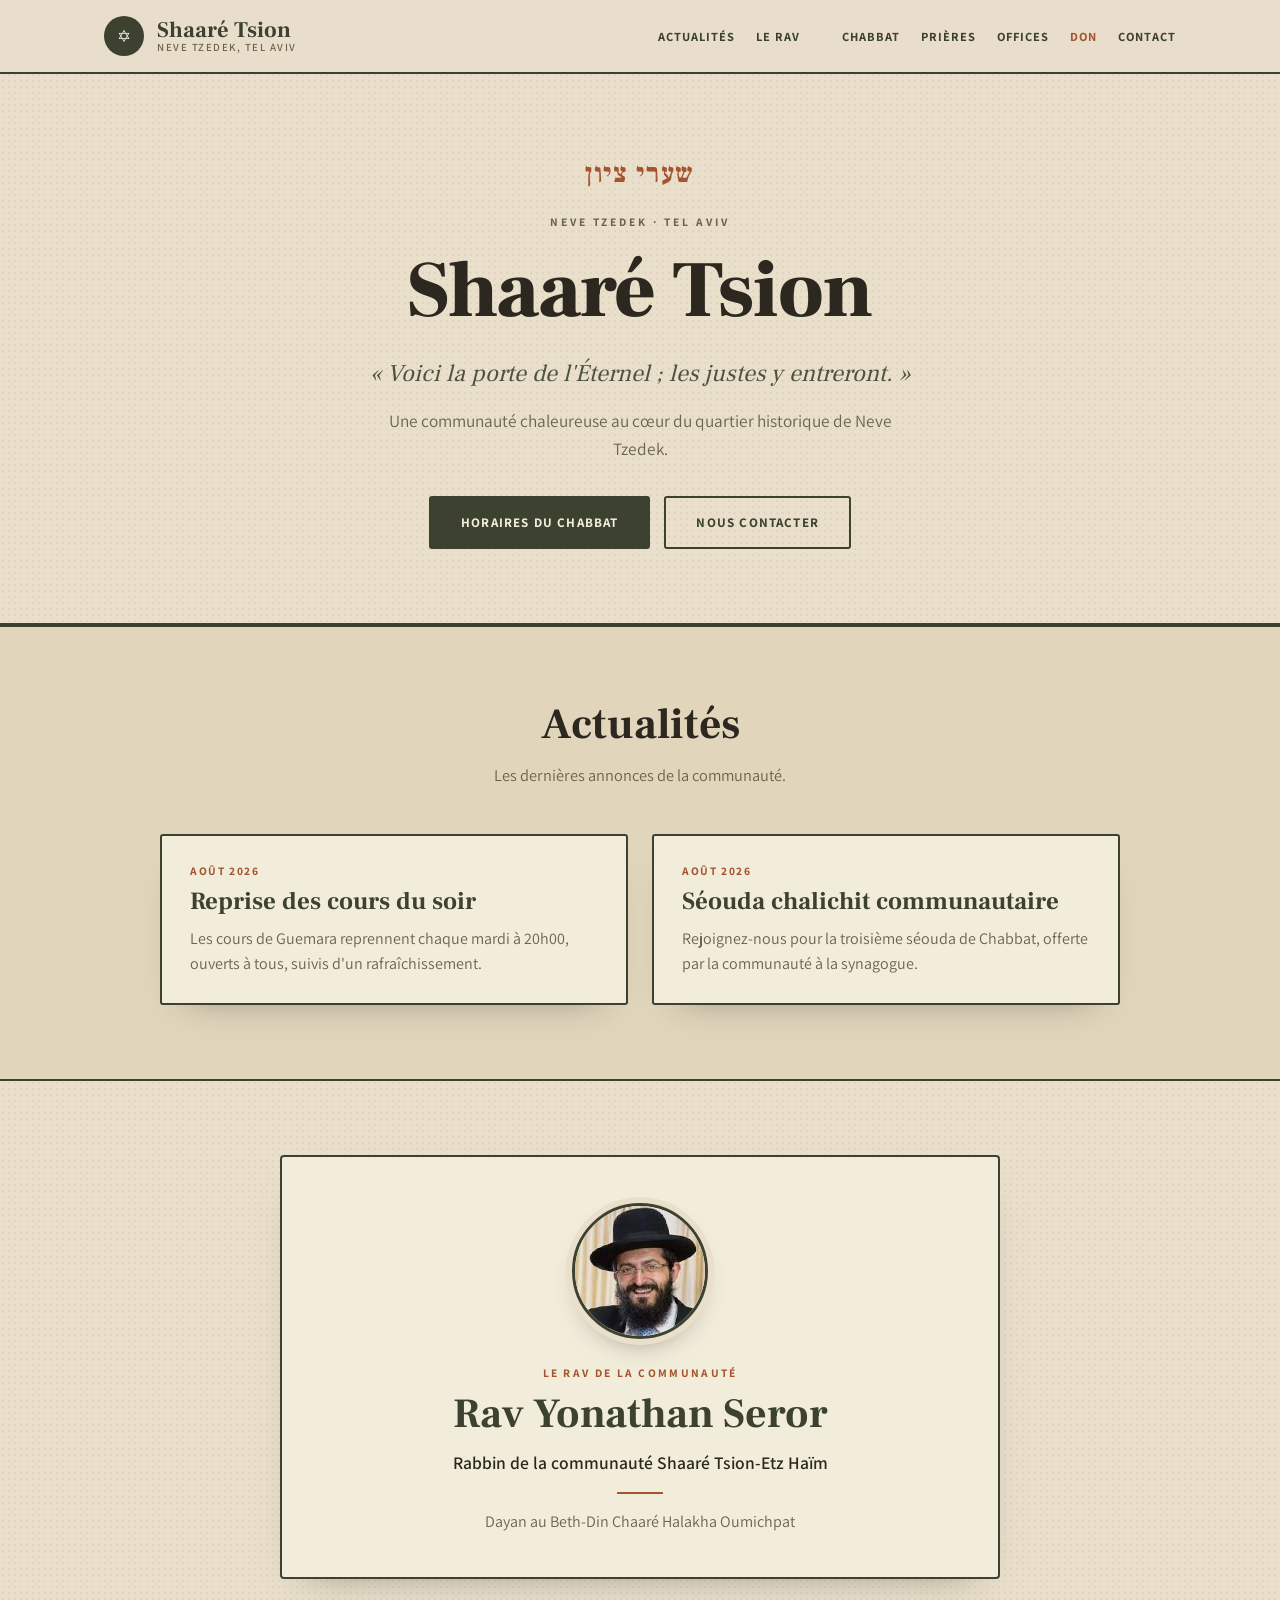
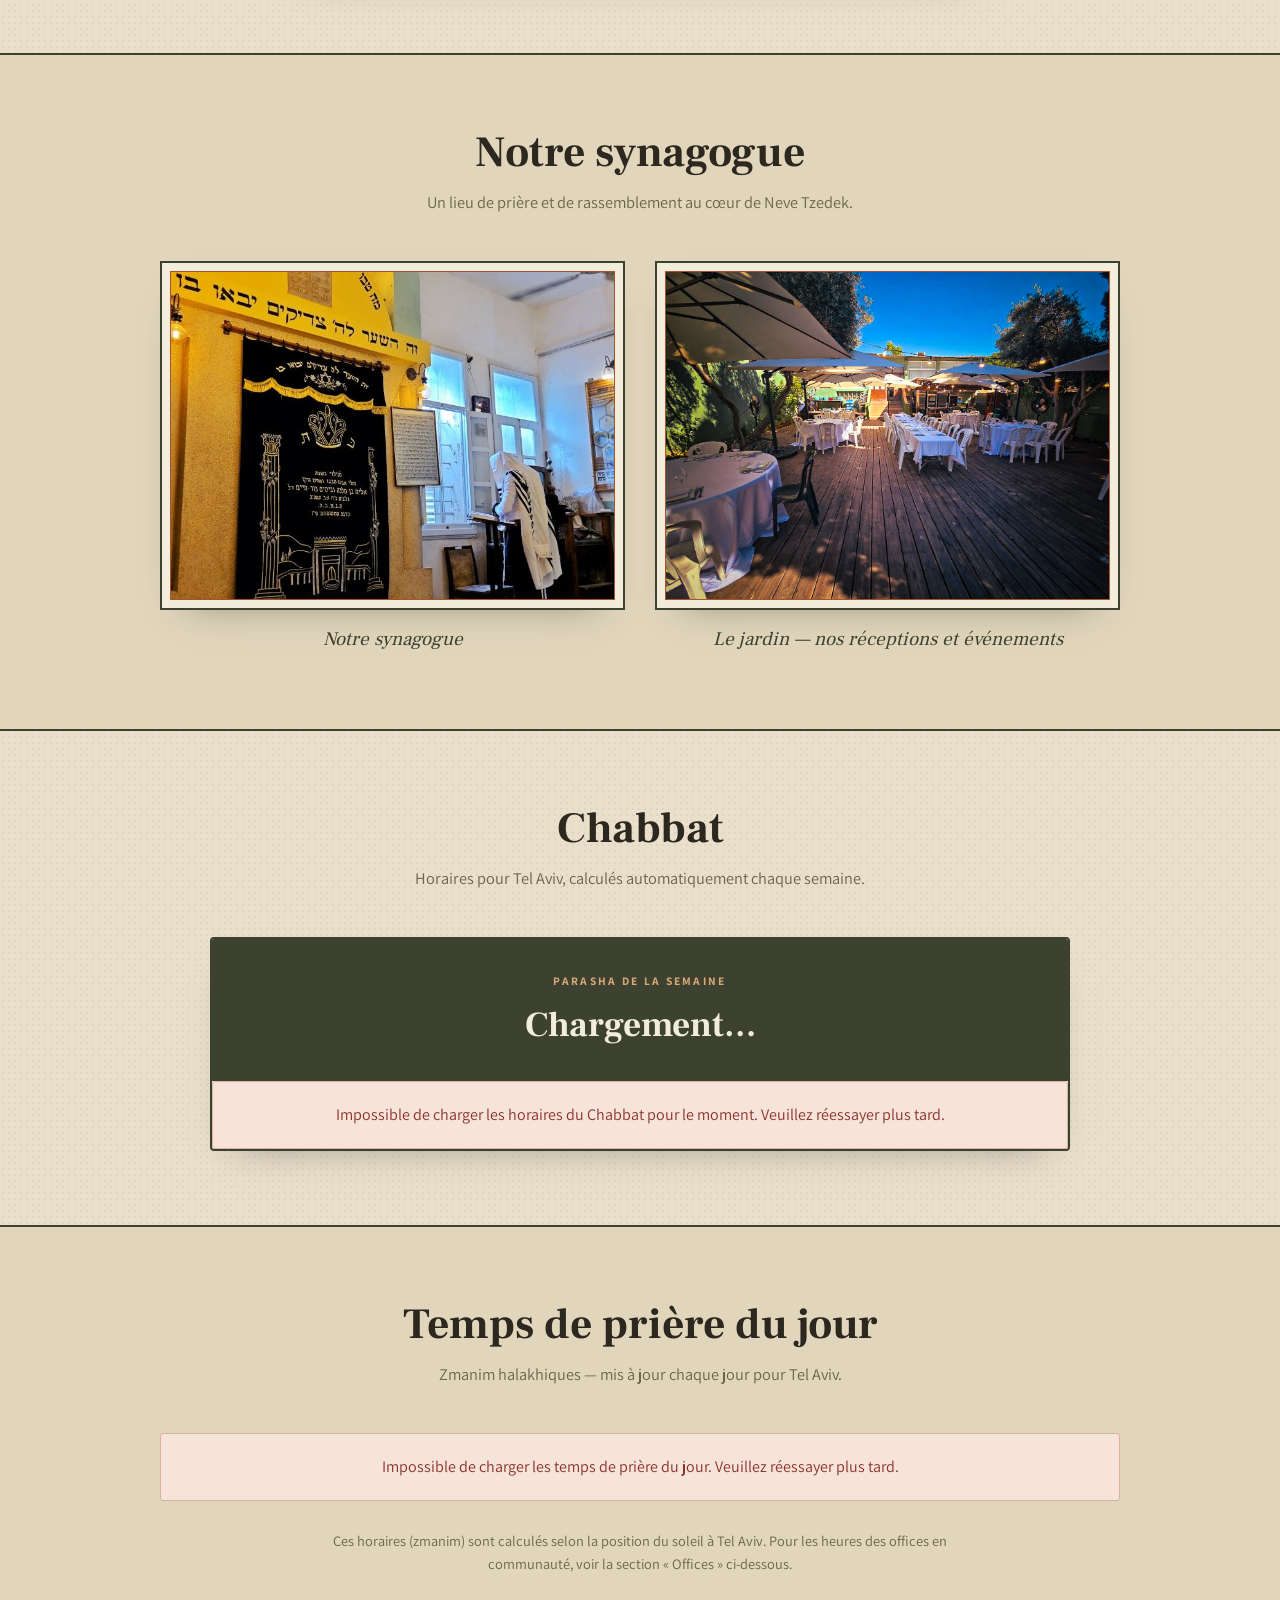
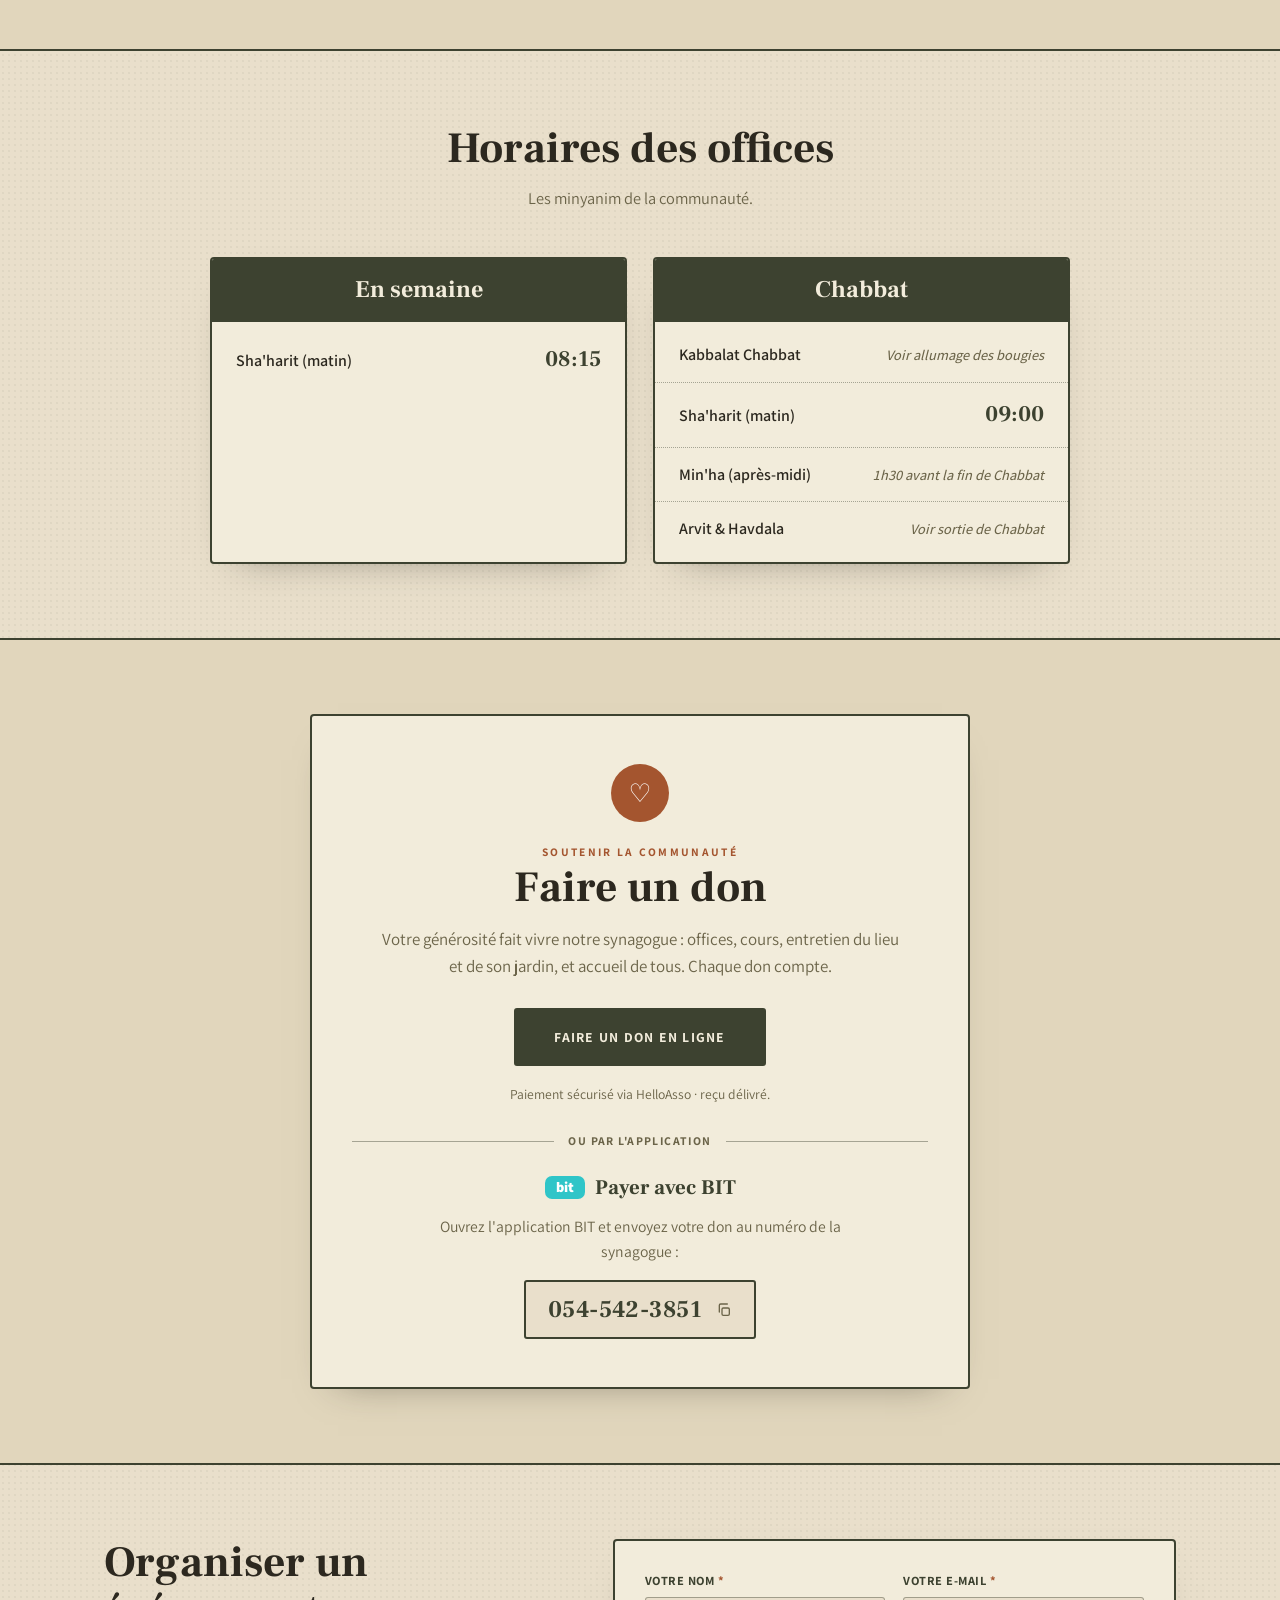
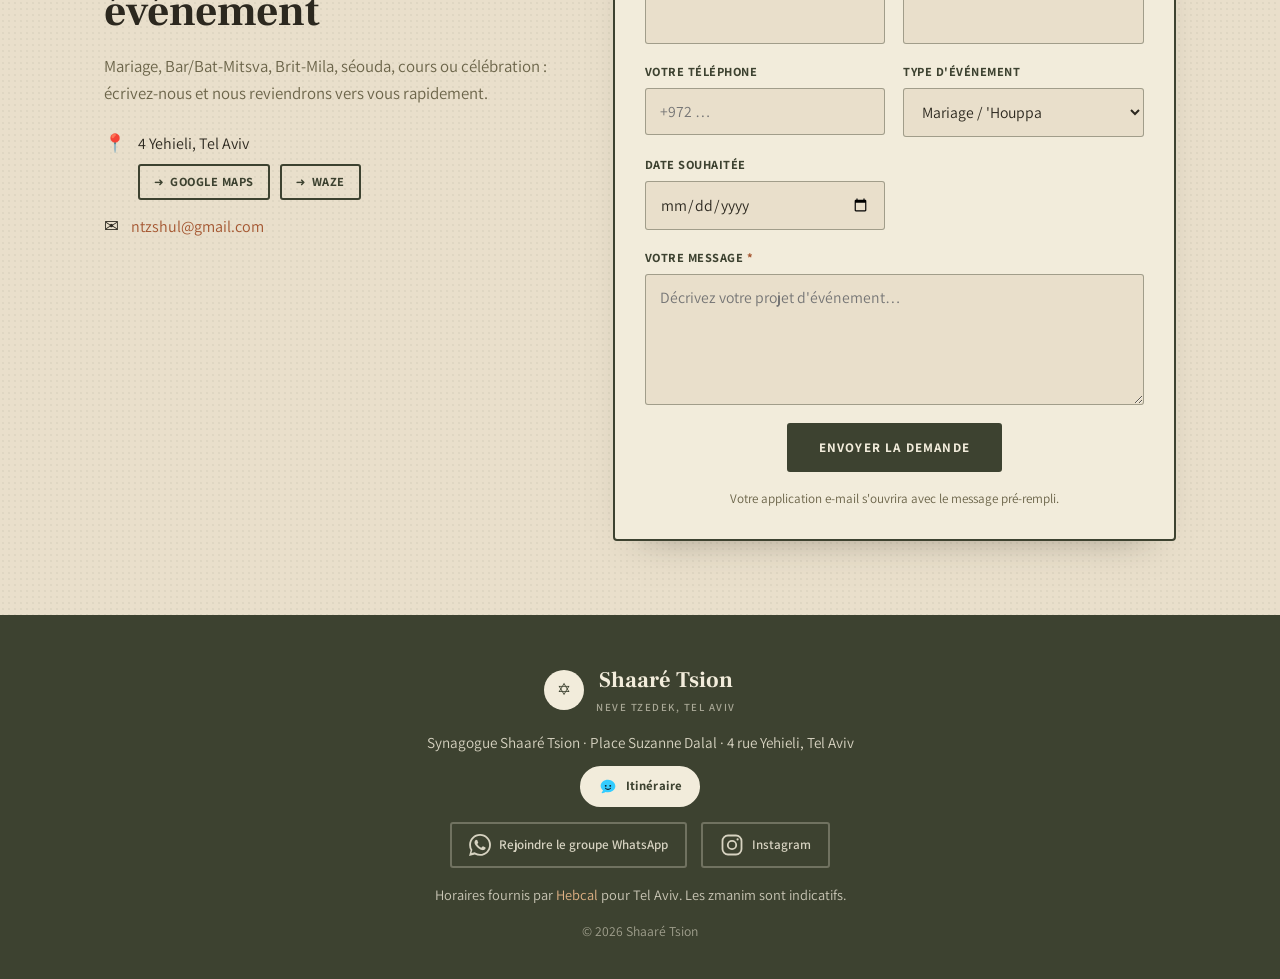
<file: index.html>
<!DOCTYPE html>
<html lang="fr">
<head>
  <meta charset="UTF-8" />
  <meta name="viewport" content="width=device-width, initial-scale=1.0" />
  <title>Shaaré Tsion · Synagogue de Neve Tzedek, Tel Aviv</title>
  <meta name="description" content="Shaaré Tsion — communauté juive de Neve Tzedek, Tel Aviv. Horaires du Chabbat, temps de prière quotidiens (zmanim) et contact pour vos événements." />
  <meta property="og:title" content="Shaaré Tsion · Neve Tzedek" />
  <meta property="og:description" content="Horaires du Chabbat et des offices à Tel Aviv." />
  <meta property="og:type" content="website" />
  <link rel="preconnect" href="https://www.hebcal.com" />
  <link rel="preconnect" href="https://fonts.googleapis.com" />
  <link rel="preconnect" href="https://fonts.gstatic.com" crossorigin />
  <link href="https://fonts.googleapis.com/css2?family=Frank+Ruhl+Libre:wght@400;500;700;900&family=Assistant:wght@400;500;600;700&display=swap" rel="stylesheet" />
  <link rel="stylesheet" href="assets/css/style.css?v=11" />
  <link rel="icon" href="data:image/svg+xml,%3Csvg xmlns='http://www.w3.org/2000/svg' viewBox='0 0 100 100'%3E%3Ctext y='.9em' font-size='90'%3E%F0%9F%95%8E%3C/text%3E%3C/svg%3E" />
  <!-- Identité Netlify : nécessaire pour accepter l'invitation admin et se connecter -->
  <script src="https://identity.netlify.com/v1/netlify-identity-widget.js"></script>
</head>
<body>

  <!-- ===================== EN-TÊTE ===================== -->
  <header class="site-header">
    <div class="container header-inner">
      <a class="brand" href="#accueil">
        <span class="brand-mark" aria-hidden="true">✡</span>
        <span class="brand-text">
          <span class="brand-name" data-config="name">Shaaré Tsion</span>
          <span class="brand-sub" data-config="neighborhood">Neve Tzedek, Tel Aviv</span>
        </span>
      </a>
      <nav class="nav" aria-label="Navigation principale">
        <button class="nav-toggle" aria-expanded="false" aria-controls="nav-links" aria-label="Ouvrir le menu">
          <span></span><span></span><span></span>
        </button>
        <ul class="nav-links" id="nav-links">
          <li><a href="#actualites" data-nav="actualites" hidden>Actualités</a></li>
          <li><a href="#rav">Le Rav</a></li>
          <li><a href="#galerie" data-nav="galerie" hidden>Galerie</a></li>
          <li><a href="#chabbat">Chabbat</a></li>
          <li><a href="#zmanim">Prières</a></li>
          <li><a href="#offices">Offices</a></li>
          <li><a href="#don" data-nav="don" class="nav-don" hidden>Don</a></li>
          <li><a href="#contact">Contact</a></li>
        </ul>
      </nav>
    </div>
  </header>

  <!-- ===================== HÉRO ===================== -->
  <section class="hero" id="accueil">
    <div class="container hero-inner">
      <p class="hero-hebrew" data-config="nameHebrew">שערי ציון</p>
      <p class="hero-eyebrow">Neve Tzedek · Tel Aviv</p>
      <h1 class="hero-title" data-config="name">Shaaré Tsion</h1>
      <p class="hero-verse">« Voici la porte de l'Éternel ; les justes y entreront. »</p>
      <p class="hero-tagline" data-config="tagline">
        Une communauté chaleureuse au cœur du quartier historique de Neve Tzedek.
      </p>
      <div class="hero-actions">
        <a class="btn btn-primary" href="#chabbat">Horaires du Chabbat</a>
        <a class="btn btn-ghost" href="#contact">Nous contacter</a>
      </div>
    </div>
  </section>

  <main>
    <!-- ===================== ACTUALITÉS ===================== -->
    <section class="section section-alt" id="actualites" hidden>
      <div class="container">
        <div class="section-head">
          <h2 class="section-title">Actualités</h2>
          <p class="section-sub">Les dernières annonces de la communauté.</p>
        </div>
        <div class="news-grid" id="news-grid"></div>
      </div>
    </section>

    <!-- ===================== LE RAV ===================== -->
    <section class="section" id="rav">
      <div class="container">
        <div class="rav-card">
          <div class="rav-portrait">
            <img id="rav-photo" alt="Rav Yonathan Seror" />
            <div class="rav-emblem" id="rav-emblem" aria-hidden="true">✡</div>
          </div>
          <span class="eyebrow">Le Rav de la communauté</span>
          <h2 class="rav-name" id="rav-name">Rav Yonathan Seror</h2>
          <p class="rav-title" id="rav-title">Rabbin de la communauté Shaaré Tsion-Etz Haïm</p>
          <p class="rav-role" id="rav-role">Dayan au Beth-Din Chaaré Halakha Oumichpat</p>
          <p class="rav-word" id="rav-word" hidden></p>
        </div>
      </div>
    </section>

    <!-- ===================== NOTRE SYNAGOGUE (photos) ===================== -->
    <section class="section section-alt" id="synagogue">
      <div class="container">
        <div class="section-head">
          <h2 class="section-title">Notre synagogue</h2>
          <p class="section-sub">Un lieu de prière et de rassemblement au cœur de Neve Tzedek.</p>
        </div>
        <div class="feature-photos" id="feature-photos"></div>
      </div>
    </section>

    <!-- ===================== GALERIE ===================== -->
    <section class="section" id="galerie" hidden>
      <div class="container">
        <div class="section-head">
          <h2 class="section-title">Galerie</h2>
          <p class="section-sub">Quelques moments de la vie de la communauté.</p>
        </div>
        <div class="gallery-grid" id="gallery-grid"></div>
      </div>
    </section>

    <!-- ===================== CHABBAT ===================== -->
    <section class="section" id="chabbat">
      <div class="container">
        <div class="section-head">
          <h2 class="section-title">Chabbat</h2>
          <p class="section-sub">Horaires pour Tel Aviv, calculés automatiquement chaque semaine.</p>
        </div>

        <div class="shabbat-card" id="shabbat-card" aria-live="polite">
          <div class="shabbat-parasha">
            <span class="eyebrow">Parasha de la semaine</span>
            <span class="parasha-name" id="parasha-name">Chargement…</span>
          </div>
          <div class="shabbat-times" id="shabbat-times">
            <div class="loading">Chargement des horaires du Chabbat…</div>
          </div>
        </div>
      </div>
    </section>

    <!-- ===================== ZMANIM (temps de prière du jour) ===================== -->
    <section class="section section-alt" id="zmanim">
      <div class="container">
        <div class="section-head">
          <h2 class="section-title">Temps de prière du jour</h2>
          <p class="section-sub">
            <span id="zmanim-date">Zmanim halakhiques</span> — mis à jour chaque jour pour Tel Aviv.
          </p>
        </div>

        <div class="zmanim-grid" id="zmanim-grid" aria-live="polite">
          <div class="loading">Chargement des temps de prière…</div>
        </div>
        <p class="zmanim-note">
          Ces horaires (zmanim) sont calculés selon la position du soleil à Tel Aviv.
          Pour les heures des offices en communauté, voir la section « Offices » ci-dessous.
        </p>
      </div>
    </section>

    <!-- ===================== OFFICES (minyanim fixes) ===================== -->
    <section class="section" id="offices">
      <div class="container">
        <div class="section-head">
          <h2 class="section-title">Horaires des offices</h2>
          <p class="section-sub">Les minyanim de la communauté.</p>
        </div>
        <div class="minyan-grid" id="minyan-grid"></div>
      </div>
    </section>

    <!-- ===================== ÉVÉNEMENTS ===================== -->
    <section class="section section-alt" id="evenements" hidden>
      <div class="container">
        <div class="section-head">
          <h2 class="section-title">Événements à venir</h2>
          <p class="section-sub">La vie de la communauté.</p>
        </div>
        <div class="events-grid" id="events-grid"></div>
      </div>
    </section>

    <!-- ===================== FAIRE UN DON ===================== -->
    <section class="section section-alt" id="don" hidden>
      <div class="container">
        <div class="donate-card">
          <div class="donate-emblem" aria-hidden="true">♡</div>
          <span class="eyebrow">Soutenir la communauté</span>
          <h2 class="section-title">Faire un don</h2>
          <p class="donate-text">
            Votre générosité fait vivre notre synagogue : offices, cours, entretien du
            lieu et de son jardin, et accueil de tous. Chaque don compte.
          </p>
          <a class="btn btn-primary btn-lg" id="donate-btn" href="#" target="_blank" rel="noopener">
            Faire un don en ligne
          </a>
          <p class="donate-note">Paiement sécurisé via HelloAsso · reçu délivré.</p>

          <div class="bit-block" id="bit-block" hidden>
            <div class="donate-or"><span>ou par l'application</span></div>
            <div class="bit-head">
              <span class="bit-logo" aria-hidden="true">bit</span>
              <span class="bit-title">Payer avec BIT</span>
            </div>
            <p class="bit-desc">Ouvrez l'application BIT et envoyez votre don au numéro de la synagogue :</p>
            <button class="bit-number" id="bit-copy" type="button">
              <span id="bit-phone">054-542-3851</span>
              <svg width="16" height="16" viewBox="0 0 24 24" fill="none" stroke="currentColor" stroke-width="2" stroke-linecap="round" stroke-linejoin="round" aria-hidden="true"><rect x="9" y="9" width="11" height="11" rx="2"/><path d="M5 15V5a2 2 0 0 1 2-2h10"/></svg>
            </button>
            <span class="bit-copied" id="bit-copied" hidden>Numéro copié ✓</span>
          </div>
        </div>
      </div>
    </section>

    <!-- ===================== CONTACT / ÉVÉNEMENTS ===================== -->
    <section class="section" id="contact">
      <div class="container contact-wrap">
        <div class="contact-intro">
          <h2 class="section-title">Organiser un événement</h2>
          <p>
            Mariage, Bar/Bat-Mitsva, Brit-Mila, séouda, cours ou célébration :
            écrivez-nous et nous reviendrons vers vous rapidement.
          </p>
          <ul class="contact-details">
            <li id="contact-address-line">
              <span class="ci">📍</span>
              <span class="addr-block">
                <span class="addr-text" data-config="address">4 Yehieli, Tel Aviv</span>
                <span class="map-links">
                  <a id="map-google" href="#" target="_blank" rel="noopener">Google Maps</a>
                  <a id="map-waze" href="#" target="_blank" rel="noopener">Waze</a>
                </span>
              </span>
            </li>
            <li id="contact-email-line">
              <span class="ci">✉️</span>
              <a id="contact-email-link" href="#">e-mail</a>
            </li>
            <li id="contact-phone-line" hidden>
              <span class="ci">📞</span>
              <a id="contact-phone-link" href="#">téléphone</a>
            </li>
          </ul>
        </div>

        <form class="contact-form" id="event-form" novalidate>
          <div class="field">
            <label for="f-name">Votre nom <span class="req">*</span></label>
            <input type="text" id="f-name" name="name" autocomplete="name" required />
          </div>
          <div class="field">
            <label for="f-email">Votre e-mail <span class="req">*</span></label>
            <input type="email" id="f-email" name="email" autocomplete="email" required />
          </div>
          <div class="field">
            <label for="f-phone">Votre téléphone</label>
            <input type="tel" id="f-phone" name="phone" autocomplete="tel" placeholder="+972 …" />
          </div>
          <div class="field">
            <label for="f-type">Type d'événement</label>
            <select id="f-type" name="type">
              <option>Mariage / 'Houppa</option>
              <option>Chabbat 'Hatan</option>
              <option>Chabbat Kala</option>
              <option>Bar / Bat-Mitsva</option>
              <option>Brit-Mila</option>
              <option>Séouda / Repas</option>
              <option>Cours / Étude</option>
              <option>Célébration</option>
              <option>Autre</option>
            </select>
          </div>
          <div class="field">
            <label for="f-date">Date souhaitée</label>
            <input type="date" id="f-date" name="date" />
          </div>
          <div class="field field-full">
            <label for="f-message">Votre message <span class="req">*</span></label>
            <textarea id="f-message" name="message" rows="5" required
              placeholder="Décrivez votre projet d'événement…"></textarea>
          </div>
          <div class="field field-full form-foot">
            <button type="submit" class="btn btn-primary">Envoyer la demande</button>
            <p class="form-hint">Votre application e-mail s'ouvrira avec le message pré-rempli.</p>
          </div>
        </form>
      </div>
    </section>
  </main>

  <!-- ===================== PIED DE PAGE ===================== -->
  <footer class="site-footer">
    <div class="container footer-inner">
      <div class="footer-brand">
        <span class="brand-mark" aria-hidden="true">✡</span>
        <div>
          <div class="brand-name" data-config="name">Shaaré Tsion</div>
          <div class="brand-sub" data-config="neighborhood">Neve Tzedek, Tel Aviv</div>
        </div>
      </div>
      <div class="footer-address">
        <p class="footer-addr-text" id="footer-address">Synagogue Shaaré Tsion · Place Suzanne Dalal · 4 rue Yehieli, Tel Aviv</p>
        <a class="waze-btn" id="footer-waze" href="#" target="_blank" rel="noopener" aria-label="Itinéraire vers la synagogue avec Waze">
          <svg width="20" height="20" viewBox="0 0 24 24" aria-hidden="true">
            <path d="M12 3.2c-4.9 0-8.8 3.3-8.8 7.4 0 2.1 1 4 2.8 5.4-.2.9-.7 1.8-1.4 2.4-.4.3-.2 1 .3 1 1.6 0 3.1-.6 4.2-1.4.9.3 1.9.4 2.9.4 4.9 0 8.8-3.3 8.8-7.4S16.9 3.2 12 3.2z" fill="#33ccff"/>
            <circle cx="9.3" cy="10.6" r="1.15" fill="#0d1b2a"/>
            <circle cx="14.7" cy="10.6" r="1.15" fill="#0d1b2a"/>
            <path d="M9 13.5c.7.8 1.8 1.3 3 1.3s2.3-.5 3-1.3" fill="none" stroke="#0d1b2a" stroke-width="1.3" stroke-linecap="round"/>
          </svg>
          <span>Itinéraire</span>
        </a>
      </div>
      <div class="footer-social">
        <a id="whatsapp-link" class="social-link social-whatsapp" href="#" target="_blank" rel="noopener"
           aria-label="Rejoindre le groupe WhatsApp" hidden>
          <svg viewBox="0 0 24 24" width="22" height="22" fill="currentColor" aria-hidden="true">
            <path d="M.057 24l1.687-6.163a11.867 11.867 0 0 1-1.587-5.946C.16 5.335 5.495 0 12.05 0a11.817 11.817 0 0 1 8.413 3.488 11.824 11.824 0 0 1 3.48 8.414c-.003 6.557-5.338 11.892-11.893 11.892a11.9 11.9 0 0 1-5.688-1.448L.057 24zm6.597-3.807c1.676.995 3.276 1.591 5.392 1.592 5.448 0 9.886-4.434 9.889-9.885.002-5.462-4.415-9.89-9.881-9.892-5.452 0-9.887 4.434-9.889 9.884a9.86 9.86 0 0 0 1.516 5.26l-.999 3.648 3.472-.911zm11.387-5.464c-.074-.124-.272-.198-.57-.347-.297-.149-1.758-.868-2.031-.967-.272-.099-.47-.149-.669.149-.198.297-.768.967-.941 1.165-.173.198-.347.223-.644.074-.297-.149-1.255-.462-2.39-1.475-.883-.788-1.48-1.761-1.653-2.059-.173-.297-.018-.458.13-.606.134-.133.297-.347.446-.521.151-.172.2-.296.3-.495.099-.198.05-.372-.025-.521-.075-.148-.669-1.611-.916-2.206-.242-.579-.487-.501-.669-.51l-.57-.01c-.198 0-.52.074-.792.372-.272.297-1.04 1.016-1.04 2.479 0 1.462 1.065 2.875 1.213 3.074.149.198 2.096 3.2 5.077 4.487.709.306 1.263.489 1.694.626.712.226 1.36.194 1.872.118.571-.085 1.758-.719 2.006-1.413.248-.695.248-1.29.173-1.414z"/>
          </svg>
          <span>Rejoindre le groupe WhatsApp</span>
        </a>
        <a id="instagram-link" class="social-link" href="#" target="_blank" rel="noopener"
           aria-label="Instagram de Shaaré Tsion" hidden>
          <svg viewBox="0 0 24 24" width="24" height="24" fill="none" stroke="currentColor"
               stroke-width="1.8" stroke-linecap="round" stroke-linejoin="round" aria-hidden="true">
            <rect x="2.5" y="2.5" width="19" height="19" rx="5.5" />
            <circle cx="12" cy="12" r="4.2" />
            <circle cx="17.6" cy="6.4" r="1.1" fill="currentColor" stroke="none" />
          </svg>
          <span>Instagram</span>
        </a>
      </div>
      <p class="footer-note">
        Horaires fournis par <a href="https://www.hebcal.com" target="_blank" rel="noopener">Hebcal</a>
        pour Tel Aviv. Les zmanim sont indicatifs.
      </p>
      <p class="footer-copy">© <span id="year"></span> <span data-config="name">Shaaré Tsion</span></p>
    </div>
  </footer>

  <script src="assets/js/config.js?v=10"></script>
  <script src="assets/js/app.js?v=12"></script>
  <!-- Après acceptation de l'invitation admin, redirige vers le panneau /admin/ -->
  <script>
    if (window.netlifyIdentity) {
      window.netlifyIdentity.on("init", function (user) {
        if (!user) {
          window.netlifyIdentity.on("login", function () {
            document.location.href = "/admin/";
          });
        }
      });
    }
  </script>
</body>
</html>
</file>
<file: assets/css/style.css>
/* =====================================================================
   Shaaré Tsion — feuille de style
   Direction « Heritage » : pierre chaude, olive + terracotta,
   Frank Ruhl Libre + Assistant, esprit typographié / encadré.
   ===================================================================== */

:root {
  --stone:      #e9dfcb;   /* fond principal (calcaire)          */
  --stone-2:    #e1d6bc;   /* fond des sections alternées        */
  --paper:      #f2ecdb;   /* cartes / surfaces claires          */
  --olive:      #3d4230;   /* vert olive profond (titres, bords) */
  --olive-2:    #4c5341;
  --terra:      #a4552f;   /* accent terracotta                  */
  --terra-2:    #8a4324;
  --ink:        #2c281f;   /* texte principal                    */
  --ink-soft:   #6b6449;   /* texte secondaire                   */
  --line:       rgba(61, 66, 48, 0.20);
  --line-2:     rgba(61, 66, 48, 0.42);
  --stroke:     #3d4230;   /* bordures franches 2px              */
  --shadow:     0 18px 38px -28px rgba(44, 40, 31, 0.55);
  --radius:     4px;
  --radius-sm:  3px;
  --maxw:       1120px;
  --font-display: "Frank Ruhl Libre", Georgia, "Times New Roman", serif;
  --font-body:  "Assistant", system-ui, -apple-system, "Segoe UI", Roboto, sans-serif;
}

* { box-sizing: border-box; }

/* [hidden] doit toujours l'emporter (évite images cassées, etc.) */
[hidden] { display: none !important; }

html { scroll-behavior: smooth; scroll-padding-top: 80px; }

body {
  margin: 0;
  font-family: var(--font-body);
  color: var(--ink);
  background-color: var(--stone);
  background-image: radial-gradient(rgba(61, 66, 48, 0.055) 1px, transparent 1px);
  background-size: 6px 6px;
  line-height: 1.6;
  -webkit-font-smoothing: antialiased;
}

.container { width: 100%; max-width: var(--maxw); margin: 0 auto; padding: 0 24px; }

a { color: var(--terra); text-decoration: none; }
a:hover { color: var(--terra-2); }

h1, h2, h3 { font-family: var(--font-display); font-weight: 700; line-height: 1.12; margin: 0; }

/* --- Boutons ------------------------------------------------------- */
.btn {
  display: inline-block; padding: 14px 30px; border-radius: var(--radius-sm);
  font-family: var(--font-body); font-weight: 700; font-size: 0.82rem;
  letter-spacing: 0.09em; text-transform: uppercase;
  cursor: pointer; border: 2px solid transparent; transition: all 0.18s ease;
}
.btn-primary { background: var(--olive); color: var(--paper); border-color: var(--olive); }
.btn-primary:hover { background: var(--terra); border-color: var(--terra); color: #fff; }
.btn-ghost { background: transparent; color: var(--olive); border-color: var(--stroke); }
.btn-ghost:hover { background: var(--olive); color: var(--paper); }
.btn-lg { padding: 16px 38px; font-size: 0.86rem; }

/* --- En-tête ------------------------------------------------------- */
.site-header {
  position: sticky; top: 0; z-index: 50;
  background: rgba(233, 223, 203, 0.94);
  backdrop-filter: blur(8px);
  border-bottom: 2px solid var(--stroke);
}
.header-inner { display: flex; align-items: center; justify-content: space-between; height: 72px; }
.brand { display: flex; align-items: center; gap: 13px; }
.brand-mark {
  display: grid; place-items: center; width: 40px; height: 40px;
  background: var(--olive); color: var(--paper); border-radius: 50%; font-size: 1.05rem;
  flex: none;
}
.brand-text { display: flex; flex-direction: column; line-height: 1.05; }
.brand-name { font-family: var(--font-display); font-size: 1.4rem; font-weight: 700; color: var(--olive); }
.brand-sub { font-size: 0.68rem; letter-spacing: 0.14em; text-transform: uppercase; color: var(--ink-soft); font-weight: 600; }

.nav { display: flex; align-items: center; }
.nav-links { display: flex; gap: 21px; list-style: none; margin: 0; padding: 0; }
.nav-links a { font-size: 0.78rem; font-weight: 700; letter-spacing: 0.08em; text-transform: uppercase; color: var(--olive); position: relative; }
.nav-links a::after {
  content: ""; position: absolute; left: 0; bottom: -6px; width: 0; height: 2px;
  background: var(--terra); transition: width 0.2s ease;
}
.nav-links a:hover { color: var(--terra); }
.nav-links a:hover::after { width: 100%; }

.nav-toggle { display: none; flex-direction: column; gap: 5px; background: none; border: 0; cursor: pointer; padding: 6px; }
.nav-toggle span { width: 24px; height: 2px; background: var(--olive); border-radius: 2px; transition: 0.25s; }

/* --- Héro (clair, calcaire) ---------------------------------------- */
.hero { position: relative; overflow: hidden; border-bottom: 2px solid var(--stroke); }
.hero-inner { position: relative; padding: 78px 24px 74px; text-align: center; }
.hero-hebrew { font-family: var(--font-display); font-size: 1.7rem; font-weight: 700; color: var(--terra); margin: 0 0 12px; letter-spacing: 0.06em; }
.hero-eyebrow {
  display: inline-block; font-size: 0.72rem; font-weight: 700; letter-spacing: 0.26em;
  text-transform: uppercase; color: var(--ink-soft); margin: 0 0 16px;
}
.hero-title { font-size: clamp(3rem, 7vw, 5rem); color: var(--ink); font-weight: 900; letter-spacing: -0.01em; }
.hero-verse {
  font-family: var(--font-display); font-style: italic; font-size: clamp(1.15rem, 2.4vw, 1.5rem);
  color: var(--olive-2); max-width: 620px; margin: 18px auto 0;
}
.hero-tagline { max-width: 560px; margin: 14px auto 34px; font-size: 1.08rem; color: var(--ink-soft); }
.hero-actions { display: flex; gap: 14px; justify-content: center; flex-wrap: wrap; }

/* --- Sections ------------------------------------------------------ */
.section { padding: 74px 0; }
.section-alt { background: var(--stone-2); border-top: 2px solid var(--stroke); border-bottom: 2px solid var(--stroke); }
.section-head { text-align: center; max-width: 660px; margin: 0 auto 46px; }
.section-title { font-size: clamp(2rem, 4vw, 2.7rem); color: var(--ink); }
.section-sub { color: var(--ink-soft); margin: 12px 0 0; font-size: 1.02rem; }
.eyebrow {
  display: inline-block; font-size: 0.72rem; letter-spacing: 0.2em;
  text-transform: uppercase; color: var(--terra); font-weight: 700;
}

/* --- Le Rav -------------------------------------------------------- */
.rav-card {
  max-width: 720px; margin: 0 auto; text-align: center;
  background: var(--paper); border: 2px solid var(--stroke);
  border-radius: var(--radius); box-shadow: var(--shadow);
  padding: 46px 40px 42px; position: relative;
}
.rav-emblem {
  display: grid; place-items: center; width: 56px; height: 56px; margin: 0 auto 16px;
  background: var(--olive); color: var(--paper); border-radius: 50%; font-size: 1.4rem;
}
.rav-name { font-size: clamp(2rem, 4vw, 2.6rem); color: var(--olive); margin-top: 6px; }
.rav-title { font-size: 1.1rem; color: var(--ink); margin: 12px 0 2px; font-weight: 600; }
.rav-role { font-size: 1rem; color: var(--ink-soft); margin: 0; }
.rav-role::before { content: ""; display: block; width: 46px; height: 2px; background: var(--terra); margin: 15px auto; }
.rav-word { font-family: var(--font-display); font-size: 1.3rem; font-style: italic; color: var(--olive-2); margin: 22px auto 0; max-width: 540px; }

.rav-portrait { width: 136px; height: 136px; margin: 0 auto 20px; }
#rav-photo {
  width: 136px; height: 136px; object-fit: cover; border-radius: 50%;
  border: 3px solid var(--olive); box-shadow: 0 0 0 6px var(--stone), 0 14px 28px -14px rgba(44,40,31,0.55);
  display: block;
}
.rav-portrait .rav-emblem { width: 136px; height: 136px; margin: 0; font-size: 3.4rem; }

/* --- Carte Chabbat ------------------------------------------------- */
.shabbat-card {
  max-width: 860px; margin: 0 auto; background: var(--paper);
  border: 2px solid var(--stroke); border-radius: var(--radius); box-shadow: var(--shadow);
  overflow: hidden;
}
.shabbat-parasha {
  background: var(--olive); color: var(--paper); padding: 28px 32px; text-align: center;
}
.shabbat-parasha .eyebrow { color: #d8a878; }
.parasha-name { display: block; font-family: var(--font-display); font-size: 2.2rem; font-weight: 700; margin-top: 4px; color: #f2ecdb; }
.shabbat-times { display: grid; grid-template-columns: 1fr 1fr; }
.stime { padding: 32px; text-align: center; }
.stime:first-child { border-right: 2px solid var(--stroke); }
.stime .stime-label { display: block; font-size: 0.74rem; font-weight: 700; letter-spacing: 0.12em; text-transform: uppercase; color: var(--ink-soft); }
.stime .stime-hebrew { display: block; font-family: var(--font-display); font-size: 1.1rem; color: var(--terra); margin: 3px 0 10px; }
.stime .stime-value { display: block; font-family: var(--font-display); font-size: 2.9rem; font-weight: 700; color: var(--olive); line-height: 1; }
.stime .stime-day { display: block; font-size: 0.85rem; color: var(--ink-soft); margin-top: 8px; }

/* --- Grille Zmanim ------------------------------------------------- */
.zmanim-grid {
  display: grid; grid-template-columns: repeat(auto-fill, minmax(180px, 1fr));
  gap: 14px; max-width: 960px; margin: 0 auto;
}
.zcard {
  background: var(--paper); border: 1.5px solid var(--line-2); border-radius: var(--radius-sm);
  padding: 17px 19px; display: flex; flex-direction: column; gap: 2px;
  transition: transform 0.15s ease, box-shadow 0.15s ease;
}
.zcard:hover { transform: translateY(-2px); box-shadow: var(--shadow); border-color: var(--terra); }
.zcard .z-label { font-size: 0.92rem; font-weight: 700; color: var(--olive); }
.zcard .z-hebrew { font-family: var(--font-display); font-size: 0.98rem; color: var(--terra); }
.zcard .z-time { font-family: var(--font-display); font-size: 1.85rem; font-weight: 700; color: var(--ink); margin-top: 5px; }
.zmanim-note { text-align: center; color: var(--ink-soft); font-size: 0.9rem; max-width: 640px; margin: 28px auto 0; }

/* --- Offices / Minyanim -------------------------------------------- */
.minyan-grid { display: grid; grid-template-columns: repeat(auto-fit, minmax(300px, 1fr)); gap: 26px; max-width: 860px; margin: 0 auto; }
.minyan-card { background: var(--paper); border: 2px solid var(--stroke); border-radius: var(--radius); box-shadow: var(--shadow); overflow: hidden; }
.minyan-card h3 {
  background: var(--olive); color: #f2ecdb; font-size: 1.5rem;
  padding: 18px 24px; text-align: center;
}
.minyan-list { list-style: none; margin: 0; padding: 6px 0; }
.minyan-list li {
  display: flex; justify-content: space-between; align-items: baseline; gap: 16px;
  padding: 14px 24px; border-bottom: 1px dotted var(--line-2);
}
.minyan-list li:last-child { border-bottom: 0; }
.minyan-list .m-nom { font-weight: 600; color: var(--ink); }
.minyan-list .m-heure { font-family: var(--font-display); font-size: 1.4rem; font-weight: 700; color: var(--olive); white-space: nowrap; }
.minyan-list .m-heure.m-note { font-size: 0.9rem; font-weight: 500; color: var(--ink-soft); font-family: var(--font-body); font-style: italic; }

/* --- Événements ---------------------------------------------------- */
.events-grid { display: grid; grid-template-columns: repeat(auto-fit, minmax(260px, 1fr)); gap: 24px; max-width: 960px; margin: 0 auto; }
.event-card { background: var(--paper); border: 2px solid var(--stroke); border-left: 6px solid var(--terra); border-radius: var(--radius-sm); padding: 24px 26px; box-shadow: var(--shadow); }
.event-card h3 { color: var(--olive); font-size: 1.6rem; }
.event-card .ev-meta { display: flex; gap: 14px; flex-wrap: wrap; color: var(--terra); font-weight: 700; font-size: 0.82rem; letter-spacing: 0.04em; text-transform: uppercase; margin: 8px 0 10px; }
.event-card p { margin: 0; color: var(--ink-soft); }

/* --- Actualités ---------------------------------------------------- */
.news-grid { display: grid; grid-template-columns: repeat(auto-fit, minmax(280px, 1fr)); gap: 24px; max-width: 960px; margin: 0 auto; }
.news-card { display: flex; flex-direction: column; background: var(--paper); border: 2px solid var(--stroke); border-radius: var(--radius-sm); padding: 26px 28px; box-shadow: var(--shadow); }
.news-card .news-date { font-size: 0.72rem; font-weight: 700; letter-spacing: 0.14em; text-transform: uppercase; color: var(--terra); }
.news-card h3 { color: var(--olive); font-size: 1.55rem; margin: 8px 0 10px; }
.news-card p { margin: 0; color: var(--ink-soft); }
.news-card .news-link { margin-top: 14px; align-self: flex-start; font-weight: 700; font-size: 0.78rem; letter-spacing: 0.05em; text-transform: uppercase; color: var(--terra); }
.news-card .news-link:hover { color: var(--terra-2); }

/* --- Contact ------------------------------------------------------- */
.contact-wrap { display: grid; grid-template-columns: 0.9fr 1.1fr; gap: 48px; align-items: start; }
.contact-intro p { color: var(--ink-soft); font-size: 1.05rem; }
.contact-details { list-style: none; margin: 24px 0 0; padding: 0; display: flex; flex-direction: column; gap: 14px; }
.contact-details li { display: flex; align-items: flex-start; gap: 12px; }
.contact-details li[hidden] { display: none; }
.contact-details .ci { font-size: 1.1rem; line-height: 1.4; }
.addr-block { display: flex; flex-direction: column; gap: 8px; }
.addr-text { color: var(--ink); }
.map-links { display: flex; gap: 10px; flex-wrap: wrap; }
.map-links a {
  display: inline-flex; align-items: center; gap: 6px;
  font-size: 0.78rem; font-weight: 700; letter-spacing: 0.04em; text-transform: uppercase; color: var(--olive);
  padding: 6px 14px; border: 2px solid var(--stroke); border-radius: var(--radius-sm);
  transition: all 0.15s ease;
}
.map-links a:hover { border-color: var(--terra); color: #fff; background: var(--terra); }
.map-links a::before { content: "➜"; font-size: 0.72rem; }

.contact-form { display: grid; grid-template-columns: 1fr 1fr; gap: 18px; background: var(--paper); border: 2px solid var(--stroke); border-radius: var(--radius); padding: 30px; box-shadow: var(--shadow); }
.field { display: flex; flex-direction: column; gap: 6px; }
.field-full { grid-column: 1 / -1; }
.field label { font-size: 0.78rem; font-weight: 700; letter-spacing: 0.04em; text-transform: uppercase; color: var(--olive); }
.field .req { color: var(--terra); }
.field input, .field select, .field textarea {
  font-family: inherit; font-size: 0.98rem; color: var(--ink);
  padding: 12px 14px; border: 1.5px solid var(--line-2); border-radius: var(--radius-sm);
  background: var(--stone); transition: border-color 0.15s ease, box-shadow 0.15s ease;
}
.field input:focus, .field select:focus, .field textarea:focus {
  outline: none; border-color: var(--terra); box-shadow: 0 0 0 3px rgba(164,85,47,0.16); background: #fff;
}
.field textarea { resize: vertical; }
.field.invalid input, .field.invalid textarea { border-color: #b23b2d; box-shadow: 0 0 0 3px rgba(178,59,45,0.15); }
.form-foot { display: flex; align-items: center; gap: 16px; flex-wrap: wrap; }
.form-hint { margin: 0; font-size: 0.82rem; color: var(--ink-soft); }

/* --- Pied de page -------------------------------------------------- */
.site-footer { background: var(--olive); color: rgba(242,236,219,0.78); padding: 48px 0 36px; }
.footer-inner { display: flex; flex-direction: column; align-items: center; gap: 15px; text-align: center; }
.footer-brand { display: flex; align-items: center; gap: 12px; }
.footer-brand .brand-mark { background: var(--paper); color: var(--olive); }
.footer-brand .brand-name { color: #f2ecdb; }
.footer-brand .brand-sub { color: rgba(242,236,219,0.6); }
.footer-social { display: flex; gap: 14px; flex-wrap: wrap; justify-content: center; }
.social-link {
  display: inline-flex; align-items: center; gap: 8px;
  color: rgba(242,236,219,0.85); font-size: 0.82rem; font-weight: 600;
  padding: 9px 17px; border: 2px solid rgba(242,236,219,0.28); border-radius: var(--radius-sm);
  transition: all 0.18s ease;
}
.social-link:hover { color: var(--olive); background: var(--paper); border-color: var(--paper); }
.social-whatsapp:hover { color: #fff; background: #25d366; border-color: #25d366; }
.footer-note { font-size: 0.9rem; max-width: 520px; margin: 0; }
.footer-note a { color: #e0b184; }
.footer-copy { font-size: 0.85rem; color: rgba(242,236,219,0.55); margin: 0; }
.footer-address { display: flex; flex-direction: column; align-items: center; gap: 12px; }
.footer-addr-text { margin: 0; font-size: 0.95rem; color: rgba(242,236,219,0.85); max-width: 540px; line-height: 1.5; }
.waze-btn {
  display: inline-flex; align-items: center; gap: 8px; background: var(--paper); color: var(--olive);
  font-weight: 700; font-size: 0.8rem; letter-spacing: 0.03em; padding: 8px 16px;
  border-radius: 100px; border: 2px solid var(--paper); transition: all 0.18s ease;
}
.waze-btn:hover { border-color: #33ccff; color: #0d1b2a; box-shadow: 0 0 0 3px rgba(51,204,255,0.28); }
.waze-btn svg { flex: none; }

/* --- États de chargement / erreur ---------------------------------- */
.loading { grid-column: 1 / -1; text-align: center; color: var(--ink-soft); padding: 30px; font-style: italic; }
.error-box {
  grid-column: 1 / -1; text-align: center; color: #8a3229; background: #f6e3da;
  border: 1.5px solid #d8b29e; border-radius: var(--radius-sm); padding: 20px 24px;
}

/* --- Photos mises en avant (synagogue & jardin) -------------------- */
.feature-photos { display: grid; grid-template-columns: repeat(auto-fit, minmax(300px, 1fr)); gap: 30px; max-width: 960px; margin: 0 auto; }
.feature-photo { margin: 0; }
.fp-frame {
  position: relative; aspect-ratio: 4 / 3; overflow: hidden;
  border: 2px solid var(--stroke); padding: 8px; background: var(--paper); box-shadow: var(--shadow);
}
.fp-frame img { width: 100%; height: 100%; object-fit: cover; display: block; border: 1px solid var(--terra); transition: transform 0.4s ease; }
.feature-photo.ready .fp-frame:hover img { transform: scale(1.04); }
.feature-photo figcaption { text-align: center; margin-top: 14px; font-family: var(--font-display); font-style: italic; font-size: 1.2rem; color: var(--olive); }
.feature-photo.missing .fp-frame img { display: none; }
.feature-photo.missing .fp-frame::after {
  content: "📷"; position: absolute; inset: 0; display: grid; place-items: center;
  font-size: 2.6rem; opacity: 0.4;
}

/* --- Galerie ------------------------------------------------------- */
.gallery-grid { display: grid; grid-template-columns: repeat(auto-fill, minmax(200px, 1fr)); gap: 12px; max-width: 1000px; margin: 0 auto; }
.gallery-tile {
  padding: 0; border: 2px solid var(--stroke); cursor: zoom-in; background: var(--paper);
  border-radius: var(--radius-sm); overflow: hidden; aspect-ratio: 1 / 1;
}
.gallery-tile img { width: 100%; height: 100%; object-fit: cover; display: block; transition: transform 0.3s ease; }
.gallery-tile:hover img { transform: scale(1.06); }

/* --- Visionneuse (lightbox) ---------------------------------------- */
.lightbox { position: fixed; inset: 0; z-index: 100; background: rgba(28, 24, 16, 0.93); display: grid; place-items: center; padding: 24px; }
.lightbox[hidden] { display: none; }
.lb-figure { margin: 0; max-width: 92vw; max-height: 88vh; display: flex; flex-direction: column; align-items: center; gap: 14px; }
.lb-img { max-width: 92vw; max-height: 78vh; object-fit: contain; border: 6px solid var(--paper); box-shadow: 0 24px 60px -20px rgba(0,0,0,0.8); }
.lb-cap { color: rgba(242,236,219,0.9); font-family: var(--font-display); font-style: italic; font-size: 1.15rem; }
.lb-cap[hidden] { display: none; }
.lb-close {
  position: absolute; top: 18px; right: 22px; width: 46px; height: 46px; border-radius: 50%;
  border: 0; background: rgba(242,236,219,0.16); color: #fff; font-size: 1.9rem; line-height: 1;
  cursor: pointer; transition: background 0.15s ease;
}
.lb-close:hover { background: rgba(242,236,219,0.3); }

/* --- Faire un don -------------------------------------------------- */
.donate-card {
  max-width: 660px; margin: 0 auto; text-align: center; background: var(--paper);
  border: 2px solid var(--stroke); border-radius: var(--radius); box-shadow: var(--shadow); padding: 48px 40px;
}
.donate-emblem {
  display: grid; place-items: center; width: 58px; height: 58px; margin: 0 auto 16px;
  background: var(--terra); color: #fff; border-radius: 50%; font-size: 1.6rem;
}
.donate-text { color: var(--ink-soft); font-size: 1.06rem; max-width: 520px; margin: 14px auto 28px; }
.donate-note { font-size: 0.85rem; color: var(--ink-soft); margin: 18px 0 0; }
.nav-don { color: var(--terra) !important; }

/* Don via BIT */
.bit-block { margin-top: 26px; }
.donate-or { display: flex; align-items: center; gap: 14px; color: var(--ink-soft); font-size: 0.74rem; font-weight: 700; letter-spacing: 0.12em; text-transform: uppercase; margin: 6px 0 20px; }
.donate-or::before, .donate-or::after { content: ""; flex: 1; height: 1px; background: var(--line-2); }
.bit-head { display: flex; align-items: center; justify-content: center; gap: 10px; margin-bottom: 10px; }
.bit-logo { display: inline-grid; place-items: center; background: #2fc5c8; color: #fff; font-weight: 800; font-size: 0.9rem; padding: 4px 11px; border-radius: 7px; line-height: 1; }
.bit-title { font-family: var(--font-display); font-size: 1.3rem; font-weight: 700; color: var(--olive); }
.bit-desc { margin: 0 auto 16px; color: var(--ink-soft); font-size: 0.98rem; max-width: 430px; }
.bit-number {
  display: inline-flex; align-items: center; gap: 14px; background: var(--stone);
  border: 2px solid var(--stroke); border-radius: var(--radius-sm); padding: 12px 22px;
  font-family: var(--font-display); font-size: 1.5rem; font-weight: 700; color: var(--olive);
  cursor: pointer; transition: all 0.15s ease; letter-spacing: 0.02em;
}
.bit-number:hover { border-color: var(--terra); color: var(--terra); }
.bit-number svg { color: var(--ink-soft); }
.bit-copied { display: block; margin-top: 12px; color: #2a7d46; font-size: 0.85rem; font-weight: 700; }

/* --- Responsive ---------------------------------------------------- */
@media (max-width: 860px) {
  .contact-wrap { grid-template-columns: 1fr; gap: 32px; }
}
@media (max-width: 720px) {
  .nav-toggle { display: flex; }
  .nav-links {
    position: absolute; top: 72px; right: 0; left: 0;
    flex-direction: column; gap: 0; background: var(--stone);
    border-bottom: 2px solid var(--stroke); padding: 6px 0;
    max-height: 0; overflow: hidden; transition: max-height 0.28s ease;
  }
  .nav-links.open { max-height: 360px; }
  .nav-links li { text-align: center; }
  .nav-links a { display: block; padding: 14px 24px; }
  .contact-form { grid-template-columns: 1fr; padding: 22px; }
  .shabbat-times { grid-template-columns: 1fr; }
  .stime:first-child { border-right: 0; border-bottom: 2px solid var(--stroke); }
}
</file>
